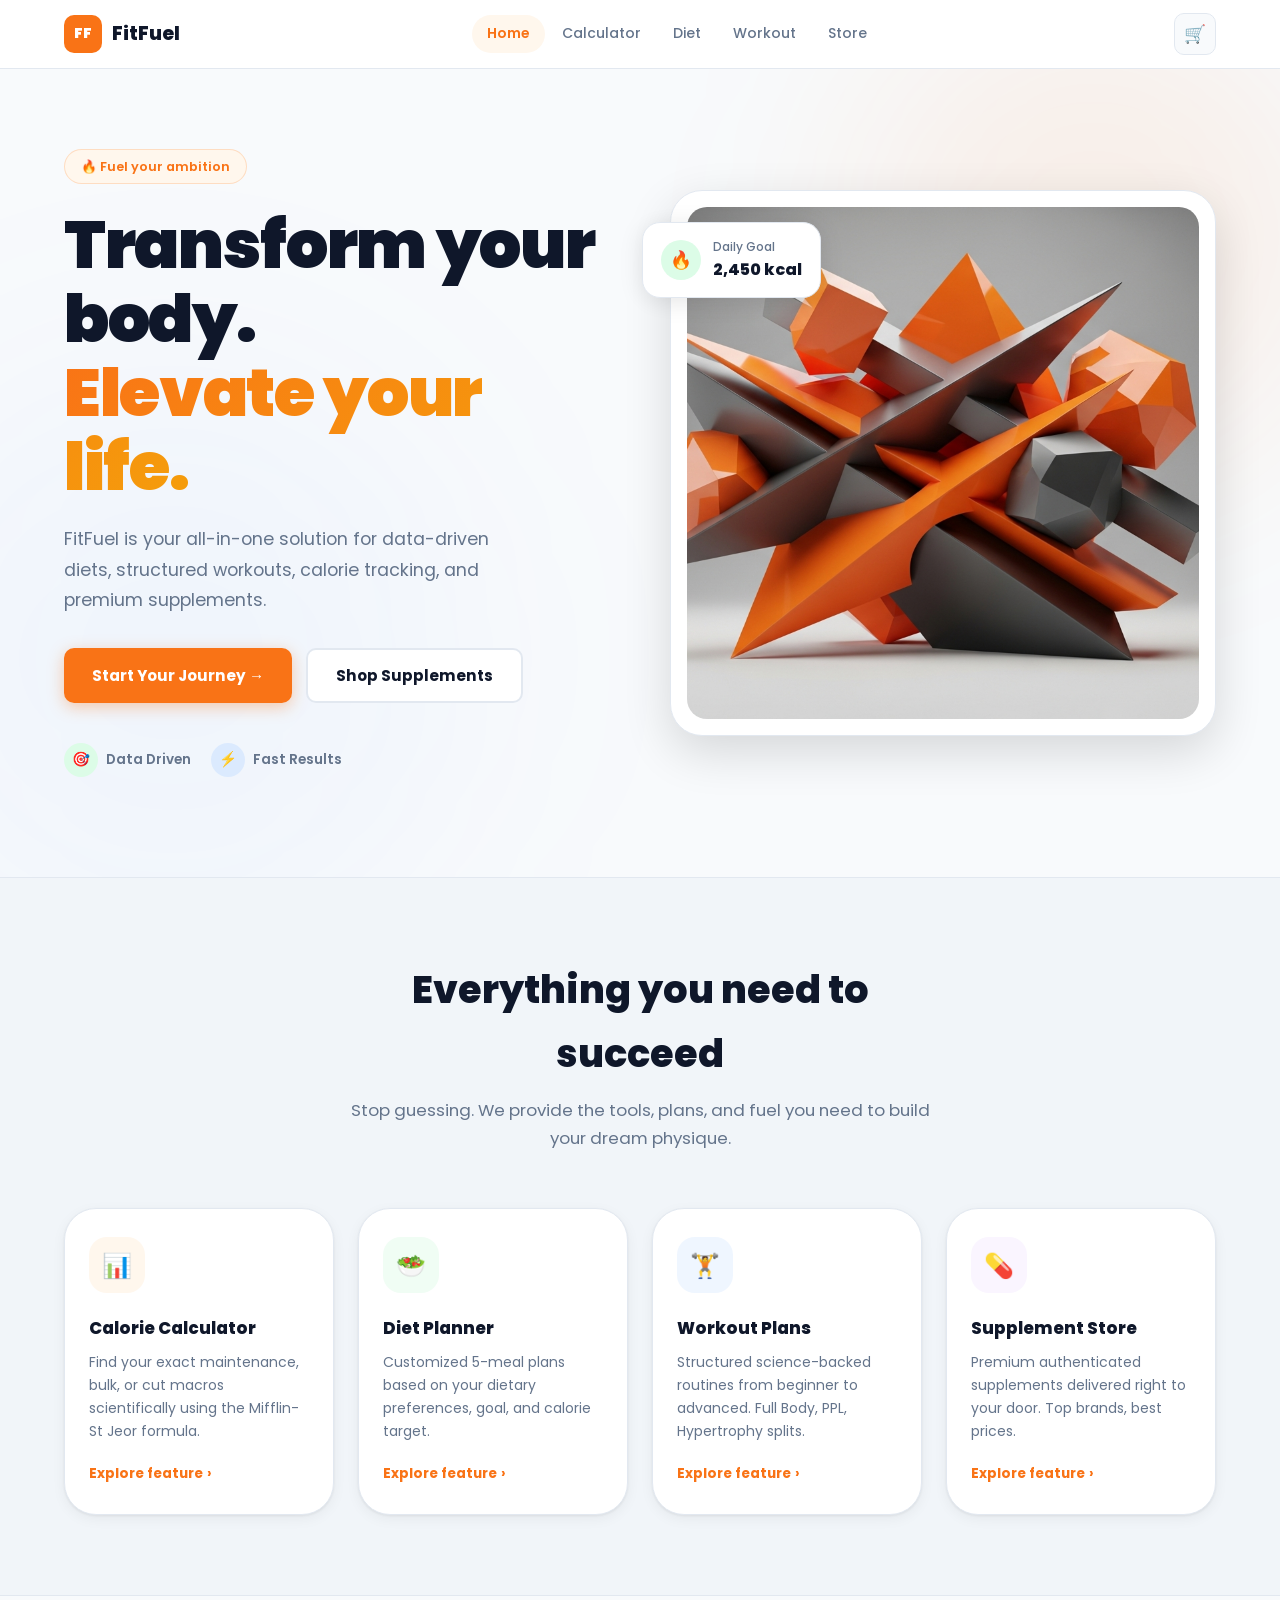
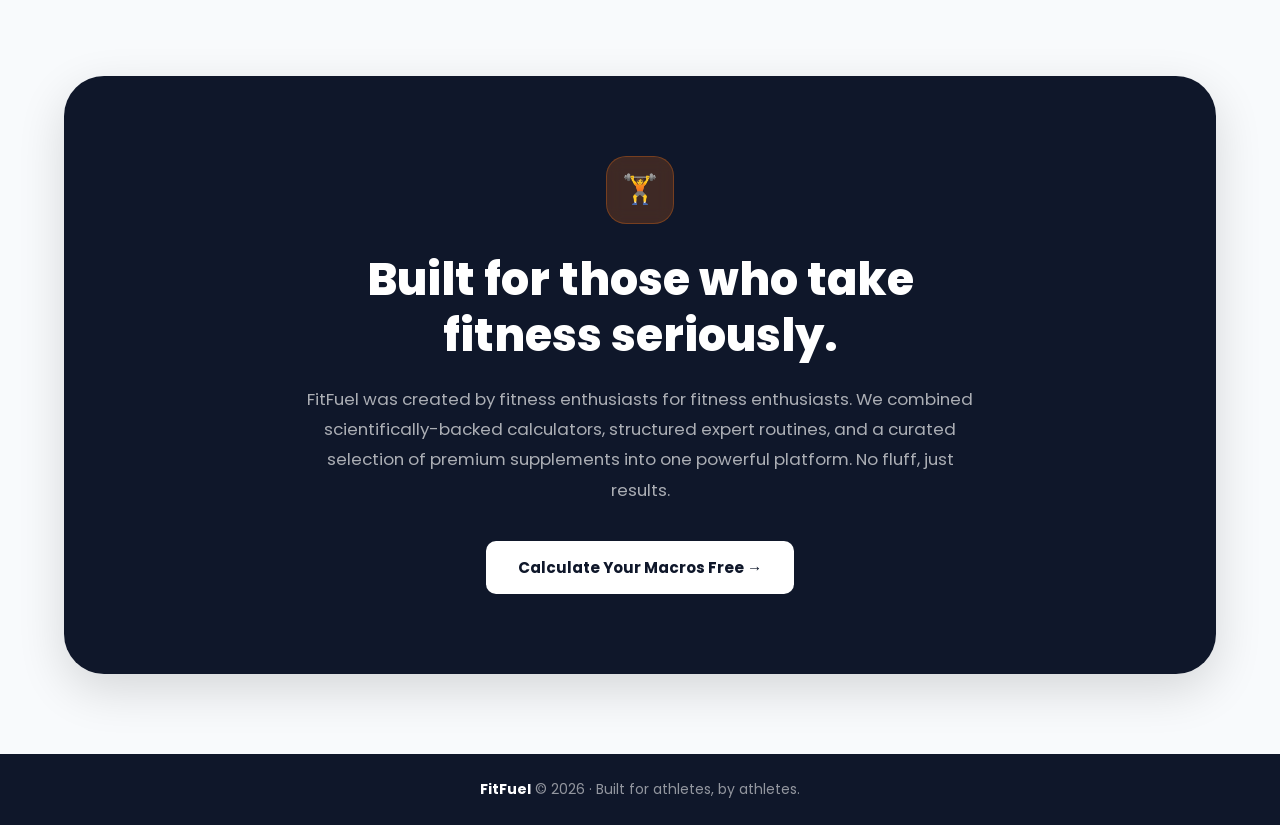
<file: index.html>
<!DOCTYPE html>
<html lang="en">

<head>
  <meta charset="UTF-8">
  <meta name="viewport" content="width=device-width, initial-scale=1.0">
  <title>FitFuel — Transform Your Body. Elevate Your Life.</title>
  <meta name="description"
    content="FitFuel is your all-in-one fitness platform: calorie calculator, diet planner, workout plans and supplement store.">
  <link rel="stylesheet" href="style.css">
  <style>
    /* ── Hero ── */
    .hero {
      position: relative;
      padding: 80px 0 100px;
      overflow: hidden;
    }

    .hero-glow-1 {
      position: absolute;
      top: -10%;
      right: -5%;
      width: 500px;
      height: 500px;
      border-radius: 50%;
      background: rgba(249, 115, 22, .08);
      filter: blur(100px);
      pointer-events: none;
    }

    .hero-glow-2 {
      position: absolute;
      bottom: -10%;
      left: -10%;
      width: 600px;
      height: 600px;
      border-radius: 50%;
      background: rgba(59, 130, 246, .04);
      filter: blur(120px);
      pointer-events: none;
    }

    .hero-inner {
      display: grid;
      grid-template-columns: 1fr 1fr;
      gap: 60px;
      align-items: center;
      position: relative;
      z-index: 1;
    }

    .hero-tag {
      margin-bottom: 24px;
    }

    .hero-h1 {
      font-size: clamp(2.8rem, 6vw, 4.2rem);
      font-weight: 900;
      line-height: 1.1;
      letter-spacing: -.02em;
      margin-bottom: 20px;
    }

    .hero-sub {
      font-size: 1.1rem;
      color: var(--muted);
      margin-bottom: 32px;
      max-width: 460px;
      line-height: 1.75;
    }

    .hero-cta {
      display: flex;
      gap: 14px;
      flex-wrap: wrap;
      margin-bottom: 40px;
    }

    .hero-badges {
      display: flex;
      gap: 20px;
      align-items: center;
    }

    .hero-badge-item {
      display: flex;
      align-items: center;
      gap: 8px;
      font-size: .85rem;
      font-weight: 600;
      color: var(--muted);
    }

    .hero-badge-icon {
      width: 34px;
      height: 34px;
      border-radius: 50%;
      display: flex;
      align-items: center;
      justify-content: center;
      font-size: .9rem;
    }

    .hero-img-col {
      position: relative;
    }

    .hero-img-wrap {
      position: relative;
      width: 100%;
      aspect-ratio: 1/1;
      border-radius: var(--r-xl);
      overflow: hidden;
      border: 1px solid var(--border);
      background: #fff;
      box-shadow: var(--shadow-lg);
      padding: 16px;
    }

    .hero-img-wrap img {
      width: 100%;
      height: 100%;
      object-fit: cover;
      border-radius: 20px;
    }

    .hero-float-card {
      position: absolute;
      top: 32px;
      left: -28px;
      background: #fff;
      padding: 14px 18px;
      border-radius: 18px;
      border: 1px solid var(--border);
      box-shadow: var(--shadow-md);
      display: flex;
      align-items: center;
      gap: 12px;
      animation: float 3s ease-in-out infinite;
    }

    .float-icon {
      width: 40px;
      height: 40px;
      border-radius: 50%;
      background: #dcfce7;
      display: flex;
      align-items: center;
      justify-content: center;
      font-size: 1.1rem;
    }

    .float-label {
      font-size: .75rem;
      color: var(--muted);
      font-weight: 500;
    }

    .float-value {
      font-weight: 800;
      font-size: 1rem;
      color: var(--fg);
    }

    /* ── Features ── */
    .features-section {
      padding: 80px 0;
      background: #f1f5f9;
      border-top: 1px solid var(--border);
      border-bottom: 1px solid var(--border);
    }

    .features-header {
      text-align: center;
      max-width: 600px;
      margin: 0 auto 56px;
    }

    .features-header h2 {
      font-size: clamp(1.8rem, 4vw, 2.4rem);
      font-weight: 800;
      margin-bottom: 12px;
    }

    .features-header p {
      font-size: 1.05rem;
      color: var(--muted);
    }

    .features-grid {
      display: grid;
      grid-template-columns: repeat(4, 1fr);
      gap: 24px;
    }

    .feature-card {
      background: #fff;
      border-radius: var(--r-xl);
      padding: 28px 24px;
      border: 1px solid var(--border);
      box-shadow: var(--shadow-sm);
      transition: var(--t);
      display: flex;
      flex-direction: column;
      cursor: pointer;
    }

    .feature-card:hover {
      transform: translateY(-6px);
      box-shadow: var(--shadow-lg);
    }

    .feature-icon-wrap {
      width: 56px;
      height: 56px;
      border-radius: 18px;
      display: flex;
      align-items: center;
      justify-content: center;
      font-size: 1.5rem;
      margin-bottom: 22px;
      transition: transform .3s;
    }

    .feature-card:hover .feature-icon-wrap {
      transform: scale(1.12);
    }

    .feature-card h3 {
      font-size: 1.05rem;
      font-weight: 800;
      margin-bottom: 8px;
      transition: color .2s;
    }

    .feature-card:hover h3 {
      color: var(--primary);
    }

    .feature-card p {
      font-size: .875rem;
      color: var(--muted);
      line-height: 1.65;
      margin-bottom: 20px;
      flex: 1;
    }

    .feature-link {
      font-size: .85rem;
      font-weight: 700;
      color: var(--primary);
      display: flex;
      align-items: center;
      gap: 4px;
      margin-top: auto;
    }

    .feature-link .arrow {
      transition: transform .2s;
    }

    .feature-card:hover .arrow {
      transform: translateX(4px);
    }

    /* ── About ── */
    .about-section {
      padding: 80px 0;
    }

    .about-inner {
      background: var(--fg);
      border-radius: 40px;
      position: relative;
      overflow: hidden;
      box-shadow: var(--shadow-lg);
    }

    .about-inner::before {
      content: '';
      position: absolute;
      inset: 0;
      background: url('https://images.unsplash.com/photo-1534438327276-14e5300c3a48?w=1200&q=40') center/cover;
      opacity: .06;
      mix-blend-mode: overlay;
    }

    .about-content {
      position: relative;
      z-index: 1;
      padding: 80px 60px;
      display: flex;
      flex-direction: column;
      align-items: center;
      text-align: center;
    }

    .about-icon {
      width: 68px;
      height: 68px;
      background: rgba(249, 115, 22, .2);
      border: 1.5px solid rgba(249, 115, 22, .3);
      border-radius: 20px;
      display: flex;
      align-items: center;
      justify-content: center;
      font-size: 1.8rem;
      margin-bottom: 28px;
      backdrop-filter: blur(8px);
    }

    .about-content h2 {
      color: #fff;
      font-size: clamp(1.8rem, 4vw, 2.8rem);
      font-weight: 800;
      max-width: 640px;
      margin-bottom: 20px;
      line-height: 1.25;
    }

    .about-content p {
      color: rgba(255, 255, 255, .65);
      font-size: 1.05rem;
      max-width: 680px;
      margin-bottom: 36px;
      line-height: 1.8;
    }

    .btn-about {
      display: inline-flex;
      align-items: center;
      gap: 8px;
      background: #fff;
      color: var(--fg);
      padding: 14px 32px;
      border-radius: var(--r-sm);
      font-weight: 700;
      font-size: .95rem;
      transition: var(--t);
    }

    .btn-about:hover {
      background: #f1f5f9;
      transform: translateY(-2px);
    }

    @media (max-width: 900px) {
      .hero-inner {
        grid-template-columns: 1fr;
      }

      .hero-img-col {
        display: none;
      }

      .features-grid {
        grid-template-columns: repeat(2, 1fr);
      }

      .about-content {
        padding: 48px 28px;
      }
    }

    @media (max-width: 560px) {
      .features-grid {
        grid-template-columns: 1fr;
      }
    }
  </style>
</head>

<body>

  <nav class="navbar">
    <div class="container nav-inner">
      <a href="index.html" class="nav-logo">
        <div class="logo-badge">FF</div>FitFuel
      </a>
      <div class="nav-toggle" onclick="this.nextElementSibling.classList.toggle('open')">
        <span></span><span></span><span></span>
      </div>
      <div class="nav-links">
        <a href="index.html" class="active">Home</a>
        <a href="calculator.html">Calculator</a>
        <a href="diet.html">Diet</a>
        <a href="workout.html">Workout</a>
        <a href="store.html">Store</a>
      </div>
      <button class="nav-cart" onclick="location.href='store.html'" title="Cart">
        🛒<span class="cart-count"></span>
      </button>
    </div>
  </nav>

  <main>
    <!-- Hero -->
    <section class="hero">
      <div class="hero-glow-1"></div>
      <div class="hero-glow-2"></div>
      <div class="container hero-inner">
        <div class="fade-up fade-up-1">
          <div class="section-tag hero-tag">🔥 Fuel your ambition</div>
          <h1 class="hero-h1">
            Transform your body.<br>
            <span class="text-gradient">Elevate your life.</span>
          </h1>
          <p class="hero-sub">
            FitFuel is your all-in-one solution for data-driven diets, structured workouts, calorie tracking, and
            premium supplements.
          </p>
          <div class="hero-cta">
            <a href="calculator.html" class="btn btn-primary">Start Your Journey →</a>
            <a href="store.html" class="btn btn-white">Shop Supplements</a>
          </div>
          <div class="hero-badges">
            <div class="hero-badge-item">
              <div class="hero-badge-icon" style="background:#dcfce7">🎯</div>
              Data Driven
            </div>
            <div class="hero-badge-item">
              <div class="hero-badge-icon" style="background:#dbeafe">⚡</div>
              Fast Results
            </div>
          </div>
        </div>
        <div class="hero-img-col fade-up fade-up-2">
          <div class="hero-img-wrap">
            <img src="images/hero-abstract.png" alt="FitFuel Abstract Energy"
              onerror="this.src='https://images.unsplash.com/photo-1534438327276-14e5300c3a48?w=800&q=80'">
          </div>
          <div class="hero-float-card">
            <div class="float-icon">🔥</div>
            <div>
              <div class="float-label">Daily Goal</div>
              <div class="float-value">2,450 kcal</div>
            </div>
          </div>
        </div>
      </div>
    </section>

    <!-- Features -->
    <section class="features-section">
      <div class="container">
        <div class="features-header fade-up fade-up-1">
          <h2>Everything you need to succeed</h2>
          <p>Stop guessing. We provide the tools, plans, and fuel you need to build your dream physique.</p>
        </div>
        <div class="features-grid">
          <a href="calculator.html" class="feature-card fade-up fade-up-1">
            <div class="feature-icon-wrap" style="background:#fff7ed">📊</div>
            <h3>Calorie Calculator</h3>
            <p>Find your exact maintenance, bulk, or cut macros scientifically using the Mifflin-St Jeor formula.</p>
            <div class="feature-link">Explore feature <span class="arrow">›</span></div>
          </a>
          <a href="diet.html" class="feature-card fade-up fade-up-2">
            <div class="feature-icon-wrap" style="background:#f0fdf4">🥗</div>
            <h3>Diet Planner</h3>
            <p>Customized 5-meal plans based on your dietary preferences, goal, and calorie target.</p>
            <div class="feature-link">Explore feature <span class="arrow">›</span></div>
          </a>
          <a href="workout.html" class="feature-card fade-up fade-up-3">
            <div class="feature-icon-wrap" style="background:#eff6ff">🏋️</div>
            <h3>Workout Plans</h3>
            <p>Structured science-backed routines from beginner to advanced. Full Body, PPL, Hypertrophy splits.</p>
            <div class="feature-link">Explore feature <span class="arrow">›</span></div>
          </a>
          <a href="store.html" class="feature-card fade-up fade-up-4">
            <div class="feature-icon-wrap" style="background:#faf5ff">💊</div>
            <h3>Supplement Store</h3>
            <p>Premium authenticated supplements delivered right to your door. Top brands, best prices.</p>
            <div class="feature-link">Explore feature <span class="arrow">›</span></div>
          </a>
        </div>
      </div>
    </section>

    <!-- About -->
    <section class="about-section">
      <div class="container">
        <div class="about-inner">
          <div class="about-content">
            <div class="about-icon">🏋️</div>
            <h2>Built for those who take fitness seriously.</h2>
            <p>
              FitFuel was created by fitness enthusiasts for fitness enthusiasts. We combined scientifically-backed
              calculators, structured expert routines, and a curated selection of premium supplements into one powerful
              platform. No fluff, just results.
            </p>
            <a href="calculator.html" class="btn-about">Calculate Your Macros Free →</a>
          </div>
        </div>
      </div>
    </section>
  </main>

  <footer>
    <strong>FitFuel</strong> &copy; 2026 · Built for athletes, by athletes.
  </footer>

  <div id="toast"></div>
  <script src="script.js"></script>
</body>

</html>
</file>
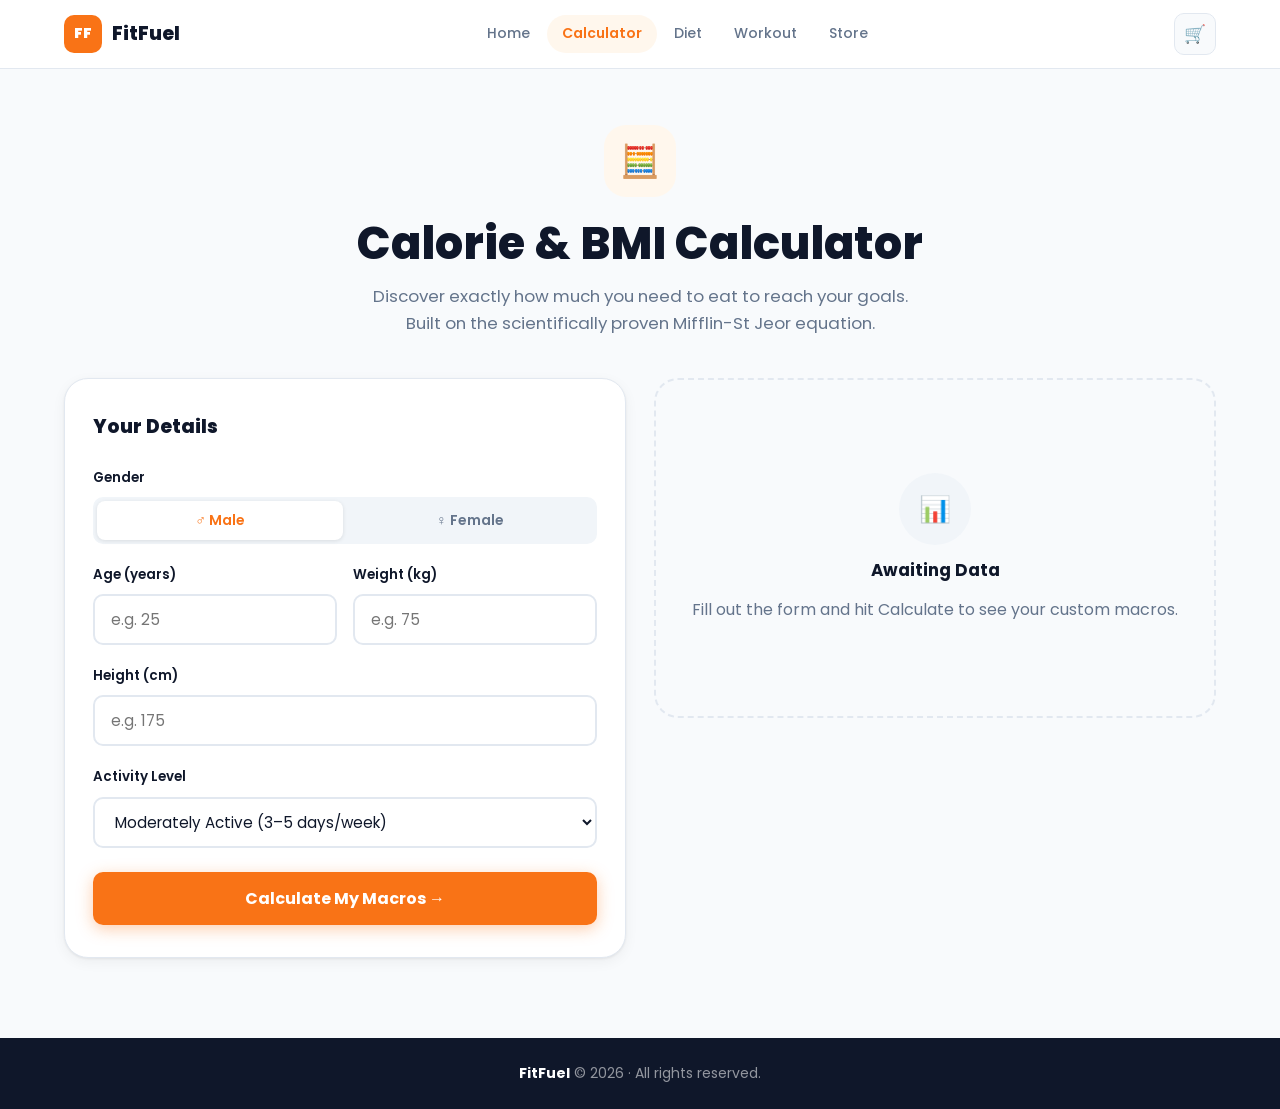
<file: calculator.html>
<!DOCTYPE html>
<html lang="en">

<head>
  <meta charset="UTF-8">
  <meta name="viewport" content="width=device-width, initial-scale=1.0">
  <title>Calorie & BMI Calculator — FitFuel</title>
  <meta name="description"
    content="Calculate your BMR, TDEE, BMI and ideal calorie targets using the Mifflin-St Jeor equation.">
  <link rel="stylesheet" href="style.css">
  <style>
    .calc-page {
      padding-bottom: 80px;
    }

    .calc-icon-wrap {
      width: 72px;
      height: 72px;
      background: var(--primary-light);
      border-radius: 22px;
      display: flex;
      align-items: center;
      justify-content: center;
      font-size: 2rem;
      margin: 0 auto 20px;
    }

    .calc-grid {
      display: grid;
      grid-template-columns: 1fr 1fr;
      gap: 28px;
      align-items: start;
    }

    .calc-form-card {
      background: #fff;
      border: 1px solid var(--border);
      border-radius: var(--r-lg);
      padding: 32px 28px;
      box-shadow: var(--shadow-sm);
    }

    .calc-form-card h2 {
      font-size: 1.2rem;
      font-weight: 800;
      margin-bottom: 24px;
    }

    .two-col {
      display: grid;
      grid-template-columns: 1fr 1fr;
      gap: 16px;
    }

    .calc-submit {
      width: 100%;
      padding: 14px;
      border-radius: var(--r-sm);
      background: linear-gradient(135deg, var(--primary), #f97316);
      color: #fff;
      font-size: 1rem;
      font-weight: 700;
      cursor: pointer;
      border: none;
      box-shadow: 0 4px 16px rgba(249, 115, 22, .35);
      transition: var(--t);
      margin-top: 4px;
    }

    .calc-submit:hover {
      transform: translateY(-2px);
      box-shadow: 0 8px 24px rgba(249, 115, 22, .45);
    }

    /* Results */
    .calc-result-card {
      background: #fff;
      border: 1px solid var(--border);
      border-radius: var(--r-lg);
      padding: 32px 28px;
      box-shadow: var(--shadow-sm);
    }

    .awaiting {
      min-height: 340px;
      display: flex;
      flex-direction: column;
      align-items: center;
      justify-content: center;
      gap: 12px;
      text-align: center;
      color: var(--muted);
      border: 2px dashed var(--border);
      border-radius: var(--r-lg);
      padding: 32px;
    }

    .awaiting .aw-icon {
      width: 72px;
      height: 72px;
      background: #f1f5f9;
      border-radius: 50%;
      display: flex;
      align-items: center;
      justify-content: center;
      font-size: 1.6rem;
    }

    .awaiting p:first-of-type {
      font-weight: 700;
      color: var(--fg);
      font-size: 1.05rem;
    }

    #calc-results {
      display: none;
    }

    .results-grid {
      display: grid;
      grid-template-columns: 1fr 1fr;
      gap: 14px;
      margin-top: 20px;
    }

    .res-tile {
      border: 2px solid var(--border);
      border-radius: var(--r);
      padding: 18px;
      text-align: center;
      transition: var(--t);
    }

    .res-tile.highlight {
      border-color: var(--primary);
      background: var(--primary-light);
    }

    .res-label {
      font-size: .72rem;
      font-weight: 700;
      color: var(--muted);
      text-transform: uppercase;
      letter-spacing: .06em;
      margin-bottom: 8px;
    }

    .res-value {
      font-size: 2.4rem;
      font-weight: 900;
      line-height: 1;
      color: var(--fg);
    }

    .res-tile.highlight .res-value {
      color: var(--primary);
    }

    .res-unit {
      font-size: .78rem;
      color: var(--muted);
      margin-top: 4px;
    }

    .res-full {
      grid-column: 1/-1;
    }

    .bmi-badge {
      display: inline-block;
      padding: 3px 14px;
      border-radius: 50px;
      font-size: .78rem;
      font-weight: 700;
      background: #dcfce7;
      color: #166534;
      margin-top: 8px;
    }

    .result-note {
      background: #eff6ff;
      border: 1px solid #bfdbfe;
      border-radius: var(--r-sm);
      padding: 14px 16px;
      font-size: .82rem;
      color: #1e40af;
      margin-top: 16px;
      line-height: 1.65;
    }

    .res-head {
      margin-bottom: 4px;
    }

    .res-head h2 {
      font-size: 1.15rem;
      font-weight: 800;
    }

    .res-head p {
      font-size: .8rem;
      color: var(--muted);
    }

    @media (max-width: 820px) {
      .calc-grid {
        grid-template-columns: 1fr;
      }

      .results-grid {
        grid-template-columns: 1fr 1fr;
      }
    }

    @media (max-width: 440px) {
      .two-col {
        grid-template-columns: 1fr;
      }

      .results-grid {
        grid-template-columns: 1fr;
      }
    }
  </style>
</head>

<body>

  <nav class="navbar">
    <div class="container nav-inner">
      <a href="index.html" class="nav-logo">
        <div class="logo-badge">FF</div>FitFuel
      </a>
      <div class="nav-toggle" onclick="this.nextElementSibling.classList.toggle('open')">
        <span></span><span></span><span></span>
      </div>
      <div class="nav-links">
        <a href="index.html">Home</a>
        <a href="calculator.html" class="active">Calculator</a>
        <a href="diet.html">Diet</a>
        <a href="workout.html">Workout</a>
        <a href="store.html">Store</a>
      </div>
      <button class="nav-cart" onclick="location.href='store.html'" title="Cart">🛒<span
          class="cart-count"></span></button>
    </div>
  </nav>

  <main class="calc-page">
    <div class="container">
      <div class="page-header fade-up fade-up-1">
        <div class="calc-icon-wrap">🧮</div>
        <h1>Calorie &amp; BMI Calculator</h1>
        <p>Discover exactly how much you need to eat to reach your goals. Built on the scientifically proven Mifflin-St
          Jeor equation.</p>
      </div>

      <div class="calc-grid">
        <!-- Form -->
        <div class="calc-form-card fade-up fade-up-2">
          <h2>Your Details</h2>
          <form id="calc-form">
            <div class="form-group">
              <label>Gender</label>
              <div class="gender-toggle">
                <button type="button" class="gender-btn active" data-gender="male">♂ Male</button>
                <button type="button" class="gender-btn" data-gender="female">♀ Female</button>
              </div>
            </div>
            <div class="two-col">
              <div class="form-group">
                <label for="age">Age (years)</label>
                <input type="number" id="age" class="form-control" placeholder="e.g. 25" min="10" max="100" required>
              </div>
              <div class="form-group">
                <label for="weight">Weight (kg)</label>
                <input type="number" id="weight" class="form-control" placeholder="e.g. 75" min="30" step="0.1"
                  required>
              </div>
            </div>
            <div class="form-group">
              <label for="height">Height (cm)</label>
              <input type="number" id="height" class="form-control" placeholder="e.g. 175" min="100" max="250" required>
            </div>
            <div class="form-group">
              <label for="activity">Activity Level</label>
              <select id="activity" class="form-control">
                <option value="1.2">Sedentary (desk job, no exercise)</option>
                <option value="1.375">Lightly Active (1–3 days/week)</option>
                <option value="1.55" selected>Moderately Active (3–5 days/week)</option>
                <option value="1.725">Very Active (6–7 days/week)</option>
                <option value="1.9">Extremely Active (athlete / physical job)</option>
              </select>
            </div>
            <button type="submit" class="calc-submit">Calculate My Macros →</button>
          </form>
        </div>

        <!-- Results -->
        <div class="fade-up fade-up-3">
          <div class="awaiting" id="calc-empty">
            <div class="aw-icon">📊</div>
            <p>Awaiting Data</p>
            <p>Fill out the form and hit Calculate to see your custom macros.</p>
          </div>

          <div id="calc-results" class="calc-result-card">
            <div class="res-head">
              <h2>Your Results</h2>
              <p>Based on Mifflin-St Jeor equation</p>
            </div>
            <div class="results-grid">
              <div class="res-tile">
                <div class="res-label">Basal Metabolic Rate</div>
                <div class="res-value" id="res-bmr">—</div>
                <div class="res-unit">kcal / day at rest</div>
              </div>
              <div class="res-tile highlight">
                <div class="res-label">Maintenance (TDEE)</div>
                <div class="res-value" id="res-maintenance">—</div>
                <div class="res-unit">kcal / day</div>
              </div>
              <div class="res-tile">
                <div class="res-label">Weight Loss (−500 kcal)</div>
                <div class="res-value" id="res-loss" style="color:#2563eb">—</div>
                <div class="res-unit">kcal / day</div>
              </div>
              <div class="res-tile">
                <div class="res-label">Muscle Gain (+500 kcal)</div>
                <div class="res-value" id="res-gain" style="color:#16a34a">—</div>
                <div class="res-unit">kcal / day</div>
              </div>
              <div class="res-tile res-full">
                <div class="res-label">Body Mass Index (BMI)</div>
                <div class="res-value" id="res-bmi" style="font-size:2.8rem">—</div>
                <div><span class="bmi-badge" id="res-bmi-label">—</span></div>
              </div>
            </div>
            <div class="result-note">
              ℹ️ A 500 kcal daily deficit creates ~0.5 kg fat loss per week. A 500 kcal surplus supports muscle growth
              when combined with progressive resistance training.
            </div>
          </div>
        </div>
      </div>
    </div>
  </main>

  <footer><strong>FitFuel</strong> &copy; 2026 · All rights reserved.</footer>
  <div id="toast"></div>
  <script src="script.js"></script>
  <script>
    document.getElementById('calc-form').addEventListener('submit', function () {
      document.getElementById('calc-empty').style.display = 'none';
    });
  </script>
</body>

</html>
</file>
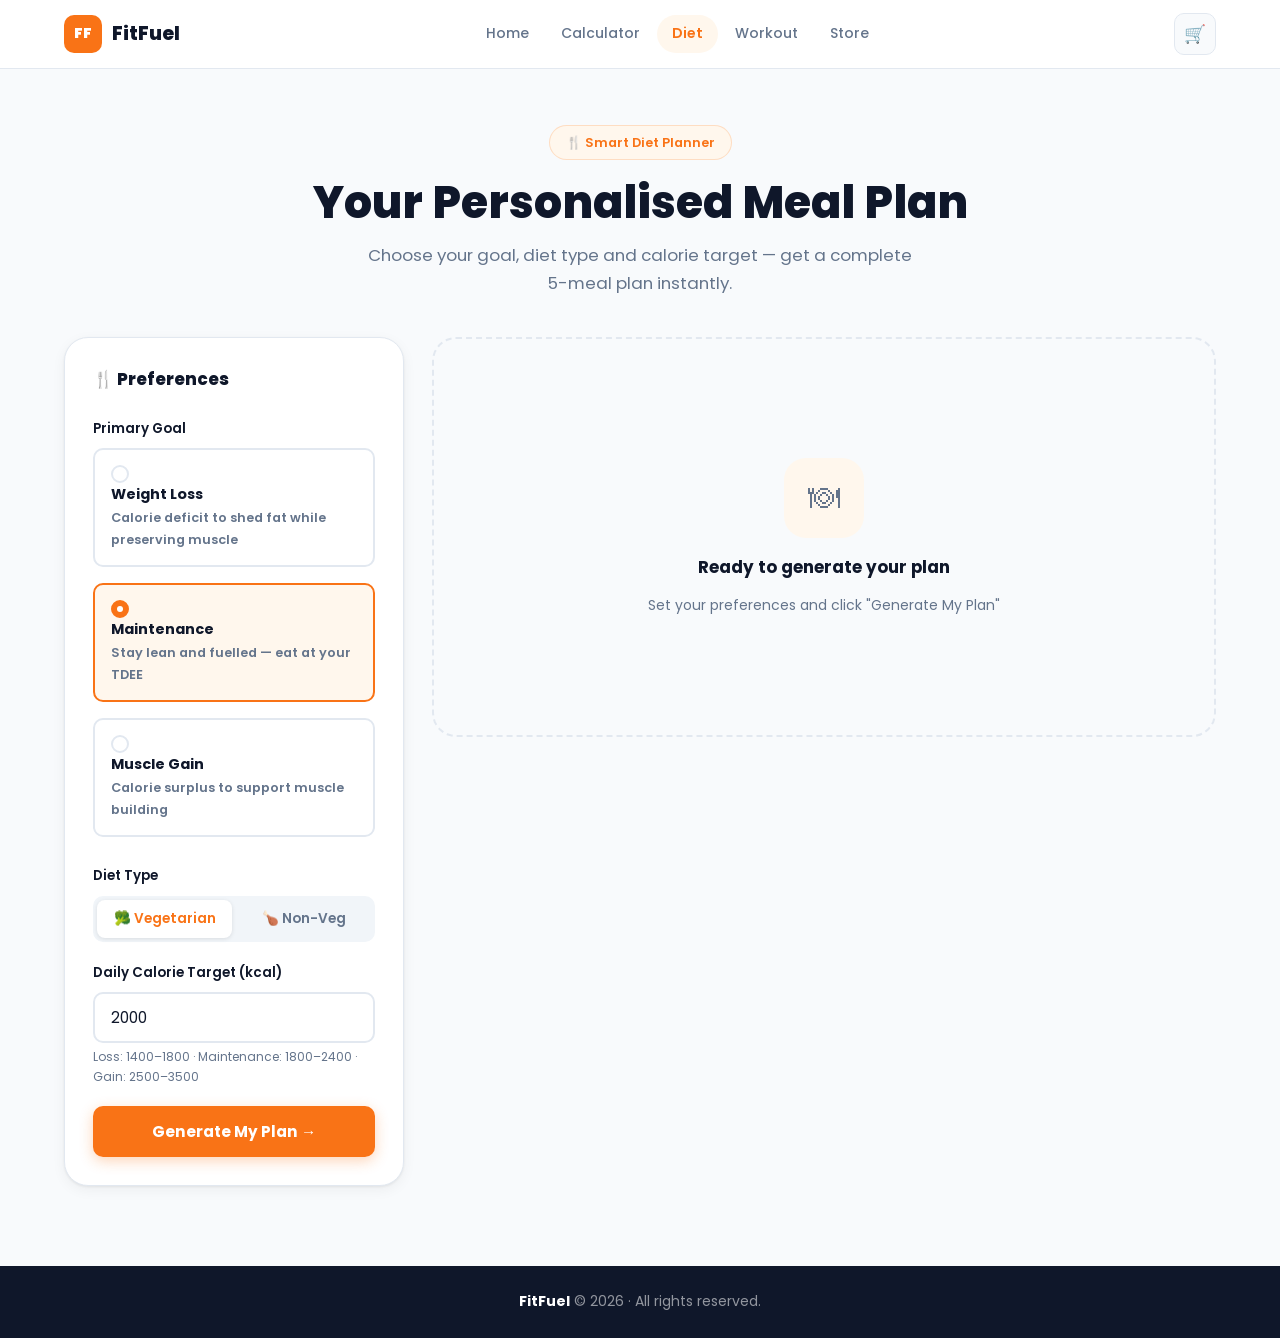
<file: diet.html>
<!DOCTYPE html>
<html lang="en">
<head>
  <meta charset="UTF-8">
  <meta name="viewport" content="width=device-width, initial-scale=1.0">
  <title>Diet Planner — FitFuel</title>
  <meta name="description" content="Get a personalised 5-meal diet plan based on your goal, diet type and calorie target.">
  <link rel="stylesheet" href="style.css">
  <style>
    .diet-layout {
      display: grid; grid-template-columns: 340px 1fr;
      gap: 28px; padding-bottom: 80px; align-items: start;
    }
    .diet-sidebar {
      background: #fff; border: 1px solid var(--border);
      border-radius: var(--r-lg); padding: 28px;
      box-shadow: var(--shadow-sm);
      position: sticky; top: 88px;
    }
    .diet-sidebar-title {
      font-size: 1.05rem; font-weight: 800;
      margin-bottom: 24px; display: flex; align-items: center; gap: 8px;
    }
    .diet-submit {
      width: 100%; padding: 14px;
      border-radius: var(--r-sm);
      background: linear-gradient(135deg, var(--primary), #f97316);
      color: #fff; font-size: .95rem; font-weight: 700;
      cursor: pointer; border: none;
      box-shadow: 0 4px 14px rgba(249,115,22,.3); transition: var(--t);
    }
    .diet-submit:hover { transform: translateY(-2px); box-shadow: 0 6px 20px rgba(249,115,22,.4); }

    /* Empty state */
    .diet-empty {
      min-height: 400px; border: 2px dashed var(--border);
      border-radius: var(--r-lg);
      display: flex; flex-direction: column;
      align-items: center; justify-content: center;
      gap: 12px; color: var(--muted); text-align: center; padding: 24px;
    }
    .diet-empty-icon {
      width: 80px; height: 80px; background: var(--primary-light);
      border-radius: 22px;
      display: flex; align-items: center; justify-content: center;
      font-size: 2rem; margin-bottom: 4px;
    }
    .diet-empty p:first-of-type { font-weight: 700; color: var(--fg); font-size: 1.05rem; }

    /* Results */
    #diet-results { display: none; }
    .diet-summary-bar {
      background: linear-gradient(135deg, var(--primary), #ea580c);
      color: #fff; border-radius: var(--r-lg);
      padding: 22px 28px;
      display: flex; justify-content: space-between;
      align-items: center; flex-wrap: wrap; gap: 14px;
      margin-bottom: 20px;
    }
    .diet-plan-tag { font-size: .8rem; opacity: .75; margin-bottom: 4px; }
    .diet-kcal-big { font-size: 2rem; font-weight: 900; }
    .diet-macro-row { display: flex; gap: 24px; }
    .diet-macro-item span  { display: block; font-size: .72rem; opacity: .65; }
    .diet-macro-item strong { font-size: 1.1rem; font-weight: 800; }

    /* Meal cards */
    .meal-card {
      background: #fff; border: 1px solid var(--border);
      border-radius: var(--r); margin-bottom: 10px;
      box-shadow: 0 1px 4px rgba(0,0,0,.05); overflow: hidden;
    }
    .meal-header {
      display: flex; justify-content: space-between;
      align-items: center; padding: 16px 20px;
      cursor: pointer; user-select: none; transition: background .18s;
    }
    .meal-header:hover { background: var(--bg); }
    .meal-left  { display: flex; align-items: center; gap: 14px; }
    .meal-emoji {
      width: 46px; height: 46px; background: var(--bg);
      border-radius: 12px; display: flex; align-items: center;
      justify-content: center; font-size: 1.3rem; flex-shrink: 0;
    }
    .meal-name-row { display: flex; align-items: center; gap: 8px; margin-bottom: 3px; }
    .meal-name { font-weight: 700; font-size: .95rem; }
    .meal-time {
      font-size: .7rem; background: var(--bg); border: 1px solid var(--border);
      padding: 2px 8px; border-radius: 50px; color: var(--muted); font-weight: 500;
    }
    .meal-preview { font-size: .8rem; color: var(--muted); }
    .meal-right  { display: flex; align-items: center; gap: 10px; flex-shrink: 0; }
    .meal-kcal   { font-size: 1.05rem; font-weight: 800; }
    .meal-chevron { font-size: .7rem; color: var(--muted); transition: transform .25s; }
    .meal-card.open .meal-chevron { transform: rotate(180deg); }
    .meal-body {
      max-height: 0; overflow: hidden;
      transition: max-height .3s ease;
      border-top: 0 solid var(--border);
    }
    .meal-card.open .meal-body { max-height: 400px; border-top-width: 1px; }
    .meal-items { padding: 14px 20px 0; }
    .meal-items li {
      display: flex; align-items: flex-start; gap: 10px;
      font-size: .875rem; margin-bottom: 8px;
    }
    .meal-dot {
      width: 6px; height: 6px; background: var(--primary);
      border-radius: 50%; flex-shrink: 0; margin-top: 7px;
    }
    .meal-macros { padding: 12px 20px 16px; }

    .diet-tip {
      background: #fefce8; border: 1px solid #fef08a;
      border-radius: var(--r-sm); padding: 14px 18px;
      display: flex; gap: 10px; font-size: .83rem;
      color: #713f12; line-height: 1.65; margin-top: 8px;
    }

    @media (max-width: 820px) {
      .diet-layout { grid-template-columns: 1fr; }
      .diet-sidebar { position: static; }
    }
  </style>
</head>
<body>

<nav class="navbar">
  <div class="container nav-inner">
    <a href="index.html" class="nav-logo"><div class="logo-badge">FF</div>FitFuel</a>
    <div class="nav-toggle" onclick="this.nextElementSibling.classList.toggle('open')"><span></span><span></span><span></span></div>
    <div class="nav-links">
      <a href="index.html">Home</a>
      <a href="calculator.html">Calculator</a>
      <a href="diet.html" class="active">Diet</a>
      <a href="workout.html">Workout</a>
      <a href="store.html">Store</a>
    </div>
    <button class="nav-cart" onclick="location.href='store.html'" title="Cart">🛒<span class="cart-count"></span></button>
  </div>
</nav>

<main>
  <div class="container">
    <div class="page-header fade-up fade-up-1">
      <div class="section-tag">🍴 Smart Diet Planner</div>
      <h1>Your Personalised Meal Plan</h1>
      <p>Choose your goal, diet type and calorie target — get a complete 5-meal plan instantly.</p>
    </div>

    <div class="diet-layout">
      <aside class="diet-sidebar fade-up fade-up-2">
        <div class="diet-sidebar-title">🍴 Preferences</div>
        <form id="diet-form">
          <div class="form-group">
            <label>Primary Goal</label>
            <div class="radio-cards">
              <label class="radio-card" data-goal="loss" onclick="selectGoal(this)">
                <div class="radio-dot"></div>
                <div class="radio-card-text">
                  <strong>Weight Loss</strong>
                  <span>Calorie deficit to shed fat while preserving muscle</span>
                </div>
              </label>
              <label class="radio-card active" data-goal="maintenance" onclick="selectGoal(this)">
                <div class="radio-dot"></div>
                <div class="radio-card-text">
                  <strong>Maintenance</strong>
                  <span>Stay lean and fuelled — eat at your TDEE</span>
                </div>
              </label>
              <label class="radio-card" data-goal="gain" onclick="selectGoal(this)">
                <div class="radio-dot"></div>
                <div class="radio-card-text">
                  <strong>Muscle Gain</strong>
                  <span>Calorie surplus to support muscle building</span>
                </div>
              </label>
            </div>
          </div>
          <div class="form-group" style="margin-top:20px">
            <label>Diet Type</label>
            <div class="toggle-group">
              <button type="button" class="toggle-btn active" data-diet="veg" onclick="selectDiet(this)">🥦 Vegetarian</button>
              <button type="button" class="toggle-btn" data-diet="nonveg" onclick="selectDiet(this)">🍗 Non-Veg</button>
            </div>
          </div>
          <div class="form-group">
            <label for="target-kcal">Daily Calorie Target (kcal)</label>
            <input type="number" id="target-kcal" class="form-control" value="2000" min="1000" max="5000" step="50" required>
            <small style="color:var(--muted);font-size:.75rem;margin-top:4px;display:block">
              Loss: 1400–1800 · Maintenance: 1800–2400 · Gain: 2500–3500
            </small>
          </div>
          <button type="submit" class="diet-submit">Generate My Plan →</button>
        </form>
      </aside>

      <div class="fade-up fade-up-3">
        <div class="diet-empty" id="diet-empty">
          <div class="diet-empty-icon">🍽</div>
          <p>Ready to generate your plan</p>
          <p style="font-size:.875rem">Set your preferences and click "Generate My Plan"</p>
        </div>
        <div id="diet-results"></div>
      </div>
    </div>
  </div>
</main>

<footer><strong>FitFuel</strong> &copy; 2026 · All rights reserved.</footer>
<div id="toast"></div>
<script src="script.js"></script>
<script>
  function selectGoal(el) {
    document.querySelectorAll('.radio-card[data-goal]').forEach(c => c.classList.remove('active'));
    el.classList.add('active');
  }
  function selectDiet(btn) {
    document.querySelectorAll('.toggle-btn[data-diet]').forEach(b => b.classList.remove('active'));
    btn.classList.add('active');
  }
  document.getElementById('diet-form').addEventListener('submit', function() {
    document.getElementById('diet-empty').style.display = 'none';
  });
</script>
</body>
</html>
</file>
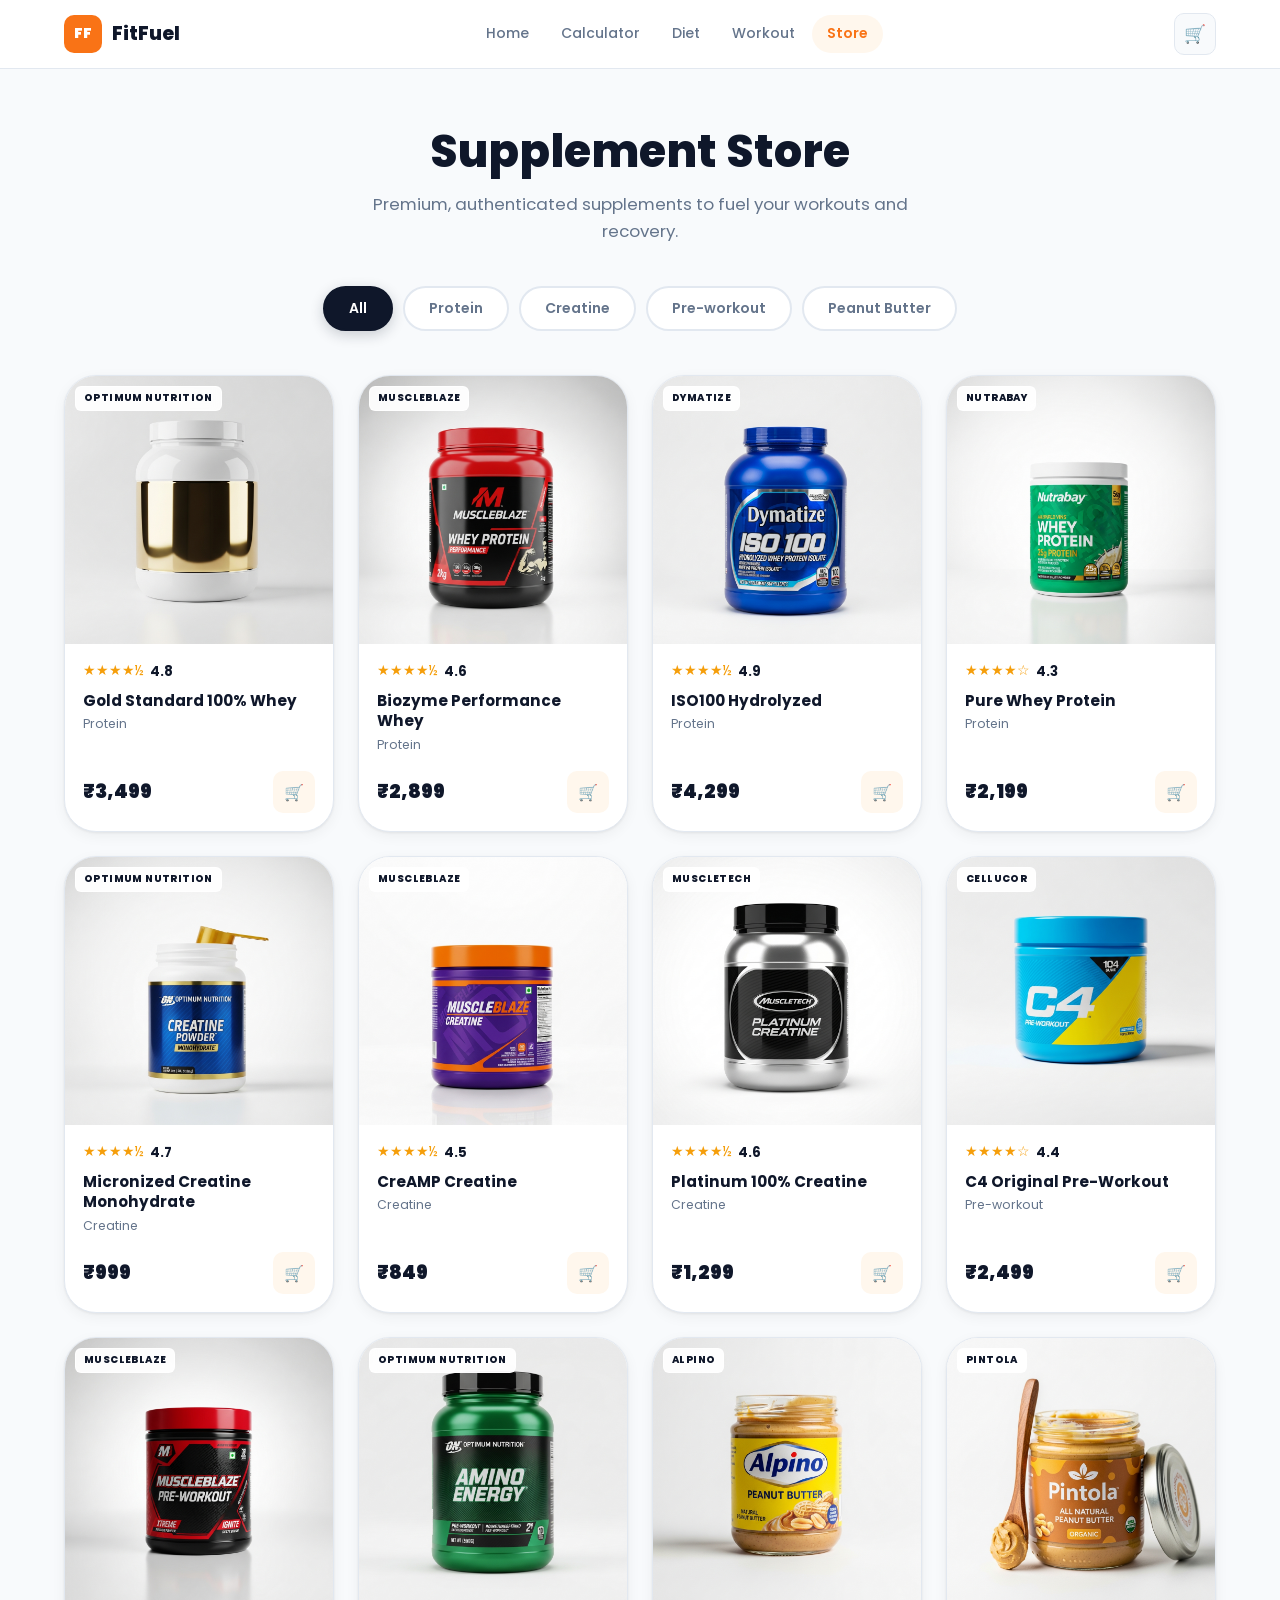
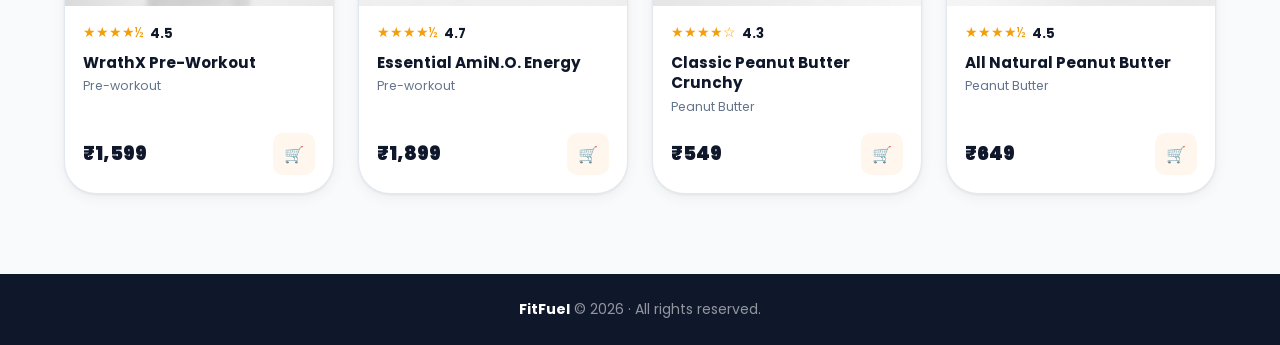
<file: store.html>
<!DOCTYPE html>
<html lang="en">
<head>
  <meta charset="UTF-8">
  <meta name="viewport" content="width=device-width, initial-scale=1.0">
  <title>Supplement Store — FitFuel</title>
  <meta name="description" content="Shop premium whey, creatine, pre-workouts and peanut butter from top brands.">
  <link rel="stylesheet" href="style.css">
  <style>
    .store-page { padding-bottom: 80px; }

    /* Filters */
    .filter-row {
      display: flex; flex-wrap: wrap; gap: 10px;
      justify-content: center; margin-bottom: 44px;
    }
    .filter-btn {
      padding: 10px 24px; border-radius: 50px;
      font-size: .875rem; font-weight: 600;
      border: 2px solid var(--border);
      background: #fff; color: var(--muted);
      cursor: pointer; transition: var(--t);
    }
    .filter-btn:hover  { border-color: var(--primary); color: var(--primary); }
    .filter-btn.active {
      background: var(--fg); color: #fff;
      border-color: var(--fg);
      box-shadow: 0 4px 14px rgba(15,23,42,.2);
    }

    /* Grid */
    #store-grid {
      display: grid;
      grid-template-columns: repeat(4, 1fr);
      gap: 24px;
    }

    /* Card */
    .product-card {
      background: #fff; border: 1px solid var(--border);
      border-radius: var(--r-xl); overflow: hidden;
      box-shadow: var(--shadow-sm); transition: var(--t);
      display: flex; flex-direction: column;
    }
    .product-card:hover {
      transform: translateY(-8px);
      box-shadow: var(--shadow-lg);
    }
    .prod-img-wrap {
      position: relative; aspect-ratio: 1/1;
      overflow: hidden;
    }
    .prod-img-wrap img {
      width: 100%; height: 100%;
      object-fit: cover; transition: transform .5s;
    }
    .product-card:hover .prod-img-wrap img { transform: scale(1.07); }
    .prod-brand-badge {
      position: absolute; top: 10px; left: 10px; z-index: 1;
      background: rgba(255,255,255,.92);
      backdrop-filter: blur(4px);
      border: 1px solid rgba(255,255,255,.8);
      font-size: .62rem; font-weight: 800;
      padding: 3px 8px; border-radius: 6px;
      text-transform: uppercase; letter-spacing: .04em;
      color: var(--fg);
    }
    .prod-info { padding: 16px 18px 18px; flex: 1; display: flex; flex-direction: column; }
    .prod-rating { display: flex; align-items: center; gap: 6px; margin-bottom: 8px; }
    .rating-num { font-size: .82rem; font-weight: 700; }
    .prod-name  { font-weight: 700; font-size: .95rem; line-height: 1.35; margin-bottom: 3px; }
    .prod-cat   { font-size: .78rem; color: var(--muted); margin-bottom: 16px; }
    .prod-footer { display: flex; align-items: center; justify-content: space-between; margin-top: auto; }
    .prod-price  { font-size: 1.2rem; font-weight: 900; }
    .btn-add {
      width: 42px; height: 42px; border-radius: 10px;
      background: var(--primary-light); color: var(--primary);
      border: none; font-size: 1rem;
      cursor: pointer; transition: var(--t);
      display: flex; align-items: center; justify-content: center;
    }
    .btn-add:hover { background: var(--primary); color: #fff; transform: scale(1.1); }

    @media (max-width: 1100px) { #store-grid { grid-template-columns: repeat(3,1fr); } }
    @media (max-width: 768px)  { #store-grid { grid-template-columns: repeat(2,1fr); gap: 16px; } }
    @media (max-width: 440px)  { #store-grid { grid-template-columns: 1fr; } }
  </style>
</head>
<body>

<nav class="navbar">
  <div class="container nav-inner">
    <a href="index.html" class="nav-logo"><div class="logo-badge">FF</div>FitFuel</a>
    <div class="nav-toggle" onclick="this.nextElementSibling.classList.toggle('open')"><span></span><span></span><span></span></div>
    <div class="nav-links">
      <a href="index.html">Home</a>
      <a href="calculator.html">Calculator</a>
      <a href="diet.html">Diet</a>
      <a href="workout.html">Workout</a>
      <a href="store.html" class="active">Store</a>
    </div>
    <button class="nav-cart" title="Cart">🛒<span class="cart-count"></span></button>
  </div>
</nav>

<main class="store-page">
  <div class="container">
    <div class="page-header fade-up fade-up-1">
      <h1>Supplement Store</h1>
      <p>Premium, authenticated supplements to fuel your workouts and recovery.</p>
    </div>

    <div class="filter-row fade-up fade-up-2">
      <button class="filter-btn active" data-category="All">All</button>
      <button class="filter-btn" data-category="Protein">Protein</button>
      <button class="filter-btn" data-category="Creatine">Creatine</button>
      <button class="filter-btn" data-category="Pre-workout">Pre-workout</button>
      <button class="filter-btn" data-category="Peanut Butter">Peanut Butter</button>
    </div>

    <div id="store-grid" class="fade-up fade-up-3"></div>
  </div>
</main>

<footer><strong>FitFuel</strong> &copy; 2026 · All rights reserved.</footer>
<div id="toast"></div>
<script src="script.js"></script>
</body>
</html>
</file>
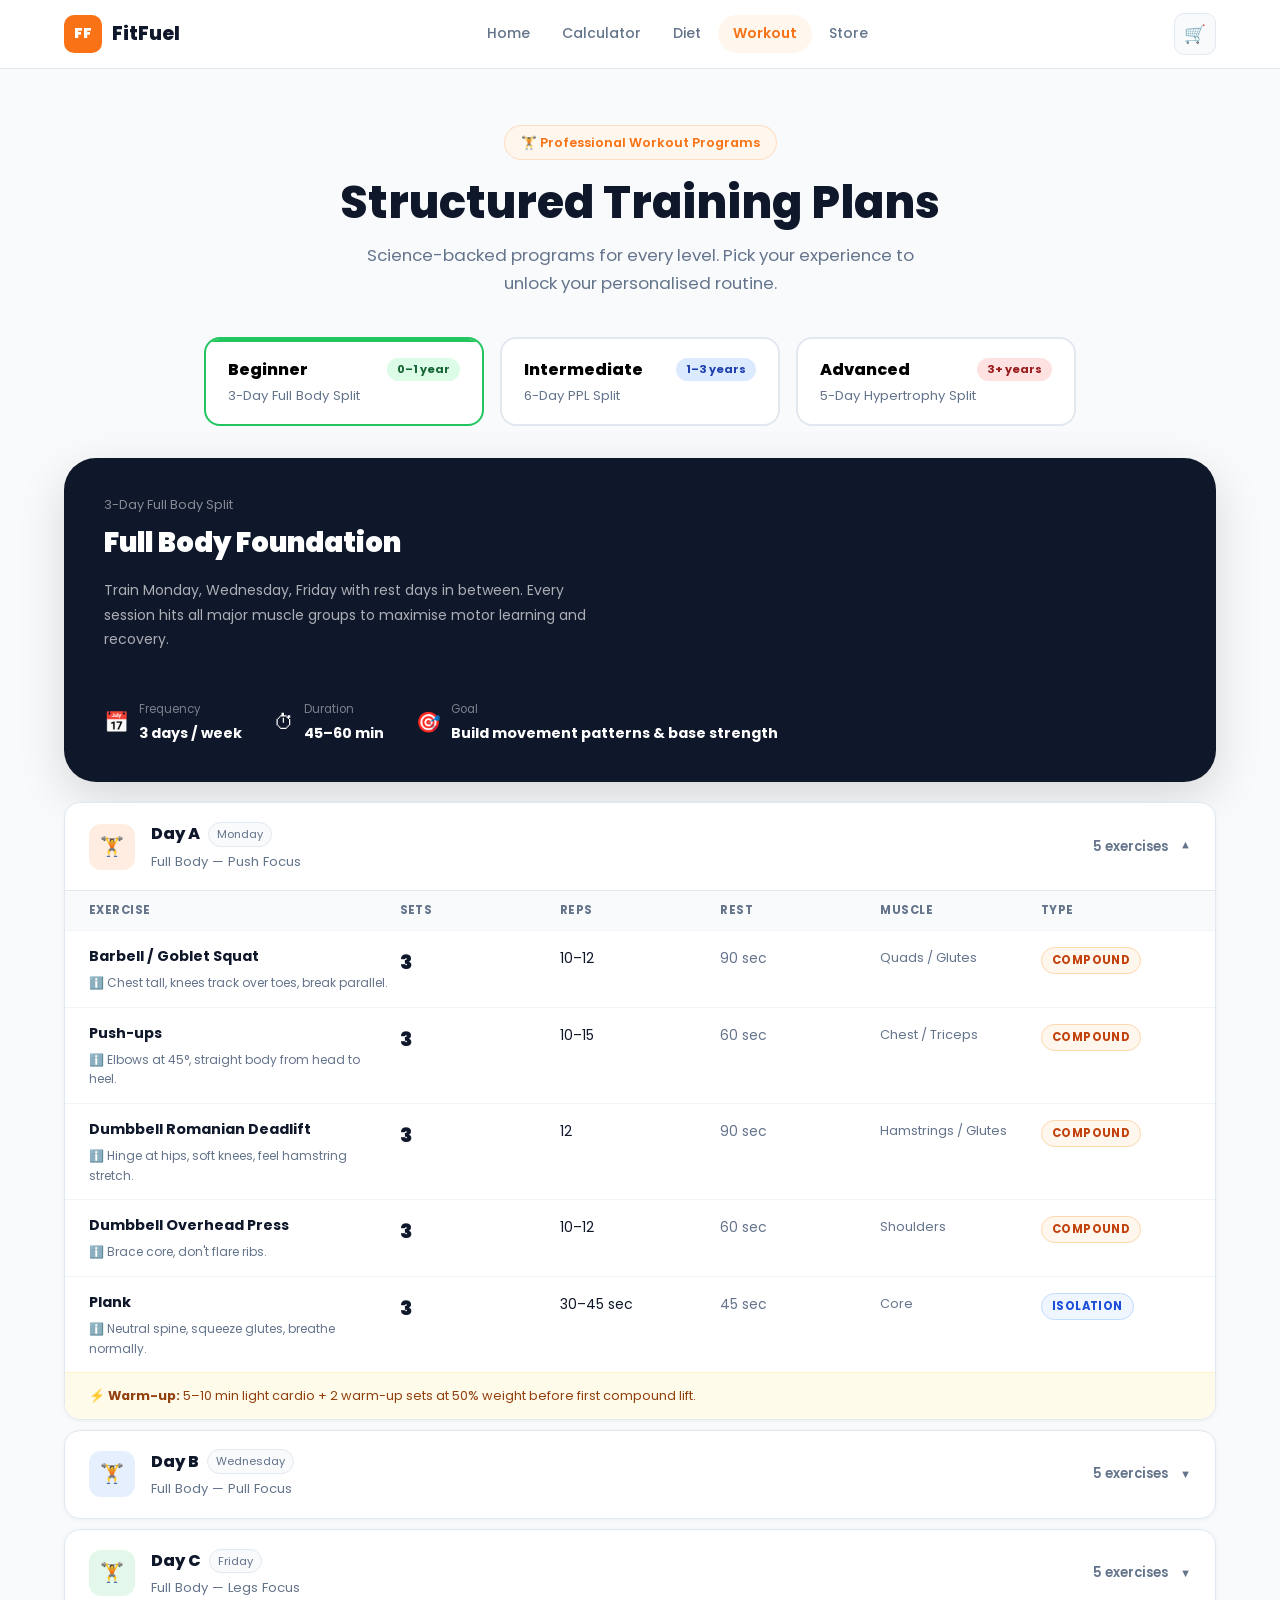
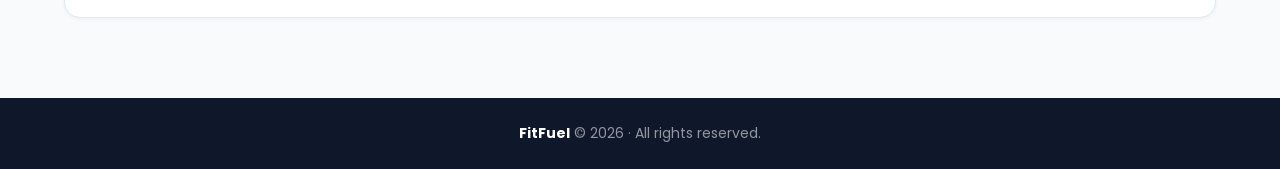
<file: workout.html>
<!DOCTYPE html>
<html lang="en">

<head>
  <meta charset="UTF-8">
  <meta name="viewport" content="width=device-width, initial-scale=1.0">
  <title>Workout Plans — FitFuel</title>
  <meta name="description" content="Science-backed workout programs for beginners, intermediate and advanced athletes.">
  <link rel="stylesheet" href="style.css">
  <style>
    .workout-page {
      padding-bottom: 80px;
    }

    /* Level selector */
    .level-selector {
      display: flex;
      gap: 16px;
      justify-content: center;
      flex-wrap: wrap;
      margin-bottom: 32px;
    }

    .level-btn {
      flex: 1;
      max-width: 280px;
      padding: 18px 22px;
      border-radius: var(--r);
      border: 2px solid var(--border);
      background: #fff;
      text-align: left;
      cursor: pointer;
      transition: var(--t);
      position: relative;
      overflow: hidden;
    }

    .level-btn::after {
      content: '';
      position: absolute;
      top: 0;
      left: 0;
      right: 0;
      height: 3px;
      opacity: 0;
      transition: opacity .2s;
    }

    .level-btn.active::after {
      opacity: 1;
    }

    .level-btn[data-level="beginner"].active {
      border-color: #22c55e;
    }

    .level-btn[data-level="beginner"].active::after {
      background: #22c55e;
    }

    .level-btn[data-level="intermediate"].active {
      border-color: #3b82f6;
    }

    .level-btn[data-level="intermediate"].active::after {
      background: #3b82f6;
    }

    .level-btn[data-level="advanced"].active {
      border-color: #ef4444;
    }

    .level-btn[data-level="advanced"].active::after {
      background: #ef4444;
    }

    .level-btn:hover:not(.active) {
      border-color: rgba(249, 115, 22, .4);
    }

    .level-top {
      display: flex;
      justify-content: space-between;
      align-items: center;
      margin-bottom: 4px;
    }

    .level-name {
      font-weight: 800;
      font-size: 1rem;
    }

    .level-badge {
      font-size: .7rem;
      font-weight: 700;
      padding: 3px 10px;
      border-radius: 50px;
    }

    .bg-beg {
      background: #dcfce7;
      color: #166534;
    }

    .bg-int {
      background: #dbeafe;
      color: #1e40af;
    }

    .bg-adv {
      background: #fee2e2;
      color: #991b1b;
    }

    .level-sub {
      font-size: .82rem;
      color: var(--muted);
    }

    /* Program banner */
    .prog-banner {
      background: var(--fg);
      color: #fff;
      border-radius: var(--r-xl);
      padding: 36px 40px;
      display: flex;
      gap: 48px;
      justify-content: space-between;
      align-items: flex-start;
      flex-wrap: wrap;
      margin-bottom: 20px;
      box-shadow: var(--shadow-lg);
    }

    .prog-subtitle {
      font-size: .8rem;
      color: rgba(255, 255, 255, .5);
      margin-bottom: 6px;
    }

    .prog-title {
      font-size: 1.7rem;
      font-weight: 900;
      margin-bottom: 12px;
    }

    .prog-overview {
      font-size: .875rem;
      color: rgba(255, 255, 255, .65);
      max-width: 500px;
      line-height: 1.75;
    }

    .prog-meta {
      display: flex;
      gap: 32px;
      flex-wrap: wrap;
      align-self: center;
      flex-shrink: 0;
    }

    .prog-meta-item {
      display: flex;
      align-items: center;
      gap: 10px;
    }

    .prog-meta-icon {
      font-size: 1.25rem;
    }

    .prog-meta-item small {
      display: block;
      font-size: .72rem;
      color: rgba(255, 255, 255, .45);
      margin-bottom: 1px;
    }

    .prog-meta-item strong {
      font-size: .9rem;
    }

    /* Day cards */
    .workout-days {
      display: flex;
      flex-direction: column;
      gap: 10px;
    }

    .day-card {
      background: #fff;
      border: 1px solid var(--border);
      border-radius: var(--r);
      overflow: hidden;
      box-shadow: 0 1px 4px rgba(0, 0, 0, .05);
    }

    .day-header {
      display: flex;
      align-items: center;
      justify-content: space-between;
      padding: 18px 24px;
      cursor: pointer;
      transition: background .18s;
      user-select: none;
    }

    .day-header:hover {
      background: var(--bg);
    }

    .day-left {
      display: flex;
      align-items: center;
      gap: 16px;
    }

    .day-icon {
      width: 46px;
      height: 46px;
      border-radius: 12px;
      display: flex;
      align-items: center;
      justify-content: center;
      font-size: 1.2rem;
      flex-shrink: 0;
    }

    .day-name-row {
      display: flex;
      align-items: center;
      gap: 8px;
      margin-bottom: 3px;
    }

    .day-name-row strong {
      font-size: 1rem;
      font-weight: 800;
    }

    .day-lbl-badge {
      font-size: .7rem;
      background: var(--bg);
      border: 1px solid var(--border);
      padding: 2px 8px;
      border-radius: 50px;
      color: var(--muted);
    }

    .day-focus {
      font-size: .82rem;
      color: var(--muted);
    }

    .day-right {
      display: flex;
      align-items: center;
      gap: 12px;
      flex-shrink: 0;
    }

    .day-ex-count {
      font-size: .82rem;
      font-weight: 600;
      color: var(--muted);
    }

    .chevron {
      font-size: .7rem;
      color: var(--muted);
      transition: transform .25s;
    }

    .day-card.open .chevron {
      transform: rotate(180deg);
    }

    .day-body {
      max-height: 0;
      overflow: hidden;
      transition: max-height .35s ease;
      border-top: 0 solid var(--border);
    }

    .day-card.open .day-body {
      max-height: 3000px;
      border-top-width: 1px;
    }

    /* Exercise table */
    .ex-table-head {
      display: flex;
      gap: 10px;
      padding: 10px 24px;
      background: #f8fafc;
      font-size: .72rem;
      font-weight: 700;
      color: var(--muted);
      text-transform: uppercase;
      letter-spacing: .04em;
    }

    .ex-table-head span:first-child {
      flex: 2;
    }

    .ex-table-head span {
      flex: 1;
    }

    .ex-row {
      display: flex;
      gap: 10px;
      align-items: flex-start;
      padding: 14px 24px;
      border-top: 1px solid #f1f5f9;
      transition: background .15s;
    }

    .ex-row:hover {
      background: #fafafa;
    }

    .ex-name-cell {
      flex: 2;
    }

    .ex-name-cell strong {
      display: block;
      font-size: .9rem;
      margin-bottom: 4px;
    }

    .ex-tip {
      font-size: .75rem;
      color: var(--muted);
    }

    .ex-cell {
      flex: 1;
      font-size: .875rem;
      padding-top: 2px;
    }

    .ex-cell strong {
      font-size: 1.2rem;
      font-weight: 900;
    }

    .ex-muted {
      color: var(--muted);
    }

    /* Mobile row */
    .ex-row-mob {
      display: none;
      padding: 12px 20px;
      border-top: 1px solid #f1f5f9;
    }

    .ex-mob-top {
      display: flex;
      justify-content: space-between;
      align-items: flex-start;
      gap: 8px;
      margin-bottom: 6px;
    }

    .ex-mob-top strong {
      font-size: .9rem;
    }

    .ex-mob-stats {
      font-size: .8rem;
      color: var(--muted);
      margin-bottom: 6px;
    }

    .warmup-bar {
      padding: 12px 24px;
      background: #fffbeb;
      border-top: 1px solid #fef3c7;
      font-size: .8rem;
      color: #92400e;
    }

    @media (max-width: 768px) {

      .ex-row,
      .ex-table-head {
        display: none;
      }

      .ex-row-mob {
        display: block;
      }

      .prog-banner {
        padding: 24px 22px;
        flex-direction: column;
        gap: 22px;
      }

      .level-selector {
        flex-direction: column;
        align-items: stretch;
      }

      .level-btn {
        max-width: 100%;
      }
    }
  </style>
</head>

<body>

  <nav class="navbar">
    <div class="container nav-inner">
      <a href="index.html" class="nav-logo">
        <div class="logo-badge">FF</div>FitFuel
      </a>
      <div class="nav-toggle" onclick="this.nextElementSibling.classList.toggle('open')">
        <span></span><span></span><span></span>
      </div>
      <div class="nav-links">
        <a href="index.html">Home</a>
        <a href="calculator.html">Calculator</a>
        <a href="diet.html">Diet</a>
        <a href="workout.html" class="active">Workout</a>
        <a href="store.html">Store</a>
      </div>
      <button class="nav-cart" onclick="location.href='store.html'" title="Cart">🛒<span
          class="cart-count"></span></button>
    </div>
  </nav>

  <main class="workout-page">
    <div class="container">
      <div class="page-header fade-up fade-up-1">
        <div class="section-tag">🏋️ Professional Workout Programs</div>
        <h1>Structured Training Plans</h1>
        <p>Science-backed programs for every level. Pick your experience to unlock your personalised routine.</p>
      </div>

      <div class="level-selector fade-up fade-up-2">
        <button class="level-btn active" data-level="beginner">
          <div class="level-top">
            <span class="level-name">Beginner</span>
            <span class="level-badge bg-beg">0–1 year</span>
          </div>
          <span class="level-sub">3-Day Full Body Split</span>
        </button>
        <button class="level-btn" data-level="intermediate">
          <div class="level-top">
            <span class="level-name">Intermediate</span>
            <span class="level-badge bg-int">1–3 years</span>
          </div>
          <span class="level-sub">6-Day PPL Split</span>
        </button>
        <button class="level-btn" data-level="advanced">
          <div class="level-top">
            <span class="level-name">Advanced</span>
            <span class="level-badge bg-adv">3+ years</span>
          </div>
          <span class="level-sub">5-Day Hypertrophy Split</span>
        </button>
      </div>

      <div id="workout-container" class="fade-up fade-up-3"></div>
    </div>
  </main>

  <footer><strong>FitFuel</strong> &copy; 2026 · All rights reserved.</footer>
  <div id="toast"></div>
  <script src="script.js"></script>
</body>

</html>
</file>
<file: style.css>
/* =============================================
   FitFuel — style.css  (Final Version)
   ============================================= */
@import url('https://fonts.googleapis.com/css2?family=Poppins:wght@300;400;500;600;700;800;900&display=swap');

*, *::before, *::after { box-sizing: border-box; margin: 0; padding: 0; }

:root {
  --primary:      #f97316;
  --primary-dark: #ea580c;
  --primary-light:#fff7ed;
  --fg:           #0f172a;
  --muted:        #64748b;
  --border:       #e2e8f0;
  --bg:           #f8fafc;
  --white:        #ffffff;
  --shadow-sm:    0 1px 3px rgba(0,0,0,.07),0 4px 14px rgba(0,0,0,.05);
  --shadow-md:    0 4px 24px rgba(0,0,0,.1);
  --shadow-lg:    0 16px 48px rgba(0,0,0,.14);
  --r:            16px;
  --r-sm:         10px;
  --r-lg:         24px;
  --r-xl:         32px;
  --t:            all .22s ease;
}

html { scroll-behavior: smooth; }
body {
  font-family: 'Poppins', sans-serif;
  background: var(--bg);
  color: var(--fg);
  line-height: 1.65;
  font-size: 16px;
  min-height: 100vh;
  display: flex;
  flex-direction: column;
}
img { max-width: 100%; display: block; }
a   { text-decoration: none; color: inherit; }
ul  { list-style: none; }
button { font-family: inherit; cursor: pointer; border: none; background: none; }
input, select, textarea { font-family: inherit; }
main { flex: 1; }

/* ── Layout ── */
.container { max-width: 1200px; margin: 0 auto; padding: 0 24px; }

/* ── Navbar ── */
.navbar {
  position: sticky; top: 0; z-index: 100;
  background: rgba(255,255,255,.92);
  backdrop-filter: blur(14px);
  -webkit-backdrop-filter: blur(14px);
  border-bottom: 1px solid var(--border);
}
.nav-inner {
  display: flex; align-items: center; justify-content: space-between;
  height: 68px; gap: 16px;
}
.nav-logo {
  display: flex; align-items: center; gap: 10px;
  font-size: 1.2rem; font-weight: 800; color: var(--fg);
}
.logo-badge {
  width: 38px; height: 38px;
  background: var(--primary); color: #fff;
  border-radius: 10px;
  display: flex; align-items: center; justify-content: center;
  font-weight: 900; font-size: .9rem; flex-shrink: 0;
}
.nav-links { display: flex; align-items: center; gap: 2px; }
.nav-links a {
  padding: 7px 15px; border-radius: 50px;
  font-size: .875rem; font-weight: 500; color: var(--muted);
  transition: var(--t);
}
.nav-links a:hover { color: var(--fg); background: var(--bg); }
.nav-links a.active { color: var(--primary); background: var(--primary-light); font-weight: 600; }
.nav-cart {
  position: relative; width: 42px; height: 42px;
  border-radius: var(--r-sm);
  background: var(--bg); border: 1.5px solid var(--border);
  display: flex; align-items: center; justify-content: center;
  font-size: 1.1rem; cursor: pointer; transition: var(--t);
}
.nav-cart:hover { border-color: var(--primary); color: var(--primary); }
.cart-count {
  position: absolute; top: -6px; right: -6px;
  background: var(--primary); color: #fff;
  font-size: .62rem; font-weight: 800;
  width: 18px; height: 18px; border-radius: 50%;
  display: none; align-items: center; justify-content: center;
}
.cart-count.visible { display: flex; }
.nav-toggle { display: none; flex-direction: column; gap: 5px; cursor: pointer; padding: 4px; }
.nav-toggle span { display: block; width: 22px; height: 2px; background: var(--fg); border-radius: 2px; transition: var(--t); }

/* ── Footer ── */
footer {
  background: var(--fg); color: rgba(255,255,255,.55);
  text-align: center; padding: 24px 16px;
  font-size: .875rem;
}
footer strong { color: #fff; }

/* ── Buttons ── */
.btn {
  display: inline-flex; align-items: center; justify-content: center; gap: 8px;
  padding: 13px 28px; border-radius: var(--r-sm);
  font-weight: 700; font-size: .95rem; cursor: pointer; border: none;
  transition: var(--t);
}
.btn-primary {
  background: linear-gradient(135deg, var(--primary), #f97316);
  color: #fff;
  box-shadow: 0 4px 16px rgba(249,115,22,.35);
}
.btn-primary:hover { transform: translateY(-2px); box-shadow: 0 8px 24px rgba(249,115,22,.45); }
.btn-white {
  background: #fff; color: var(--fg);
  border: 2px solid var(--border);
}
.btn-white:hover { border-color: rgba(249,115,22,.5); background: var(--primary-light); transform: translateY(-1px); }
.btn-outline { background: transparent; border: 2px solid var(--fg); color: var(--fg); }
.btn-outline:hover { background: var(--fg); color: #fff; }

/* ── Section tag ── */
.section-tag {
  display: inline-flex; align-items: center; gap: 7px;
  background: var(--primary-light); color: var(--primary);
  padding: 6px 16px; border-radius: 50px;
  font-size: .8rem; font-weight: 600;
  border: 1px solid rgba(249,115,22,.2);
  margin-bottom: 16px;
}

/* ── Page header ── */
.page-header { text-align: center; padding: 56px 0 40px; }
.page-header h1 {
  font-size: clamp(2rem, 5vw, 2.8rem);
  font-weight: 800; line-height: 1.2; margin-bottom: 12px;
}
.page-header p { font-size: 1.05rem; color: var(--muted); max-width: 560px; margin: 0 auto; }

/* ── Text gradient ── */
.text-gradient {
  background: linear-gradient(135deg, var(--primary) 0%, #f59e0b 100%);
  -webkit-background-clip: text; -webkit-text-fill-color: transparent;
  background-clip: text;
}

/* ── Cards ── */
.card {
  background: var(--white); border-radius: var(--r-lg);
  border: 1px solid var(--border); box-shadow: var(--shadow-sm);
  transition: var(--t);
}
.card:hover { box-shadow: var(--shadow-md); }

/* ── Form ── */
.form-group { margin-bottom: 20px; }
.form-group label {
  display: block; font-size: .84rem; font-weight: 600;
  color: var(--fg); margin-bottom: 8px;
}
.form-control {
  width: 100%; padding: 12px 16px;
  border: 2px solid var(--border); border-radius: var(--r-sm);
  font-size: .95rem; background: #fff; color: var(--fg);
  transition: var(--t); outline: none;
}
.form-control:focus { border-color: var(--primary); box-shadow: 0 0 0 4px rgba(249,115,22,.1); }

/* Gender toggle */
.gender-toggle {
  display: flex; background: #f1f5f9;
  border-radius: var(--r-sm); padding: 4px; gap: 4px;
}
.gender-btn {
  flex: 1; padding: 9px; font-size: .875rem; font-weight: 600;
  border-radius: 8px; transition: var(--t); color: var(--muted);
}
.gender-btn.active {
  background: #fff; color: var(--primary);
  box-shadow: 0 1px 4px rgba(0,0,0,.1);
}
.gender-btn:hover:not(.active) { color: var(--fg); }

/* Toggle group */
.toggle-group { display: flex; background: #f1f5f9; border-radius: var(--r-sm); padding: 4px; gap: 4px; }
.toggle-btn { flex: 1; padding: 9px; font-size: .85rem; font-weight: 600; border-radius: 8px; transition: var(--t); color: var(--muted); }
.toggle-btn.active { background: #fff; color: var(--primary); box-shadow: 0 1px 4px rgba(0,0,0,.1); }
.toggle-btn:hover:not(.active) { color: var(--fg); }

/* Radio cards */
.radio-cards { display: flex; flex-direction: column; gap: 8px; }
.radio-card {
  display: flex; align-items: flex-start; gap: 12px;
  padding: 14px 16px; border: 2px solid var(--border);
  border-radius: var(--r-sm); cursor: pointer; transition: var(--t);
}
.radio-card.active { border-color: var(--primary); background: var(--primary-light); }
.radio-card:hover:not(.active) { border-color: rgba(249,115,22,.35); }
.radio-dot {
  width: 18px; height: 18px; border-radius: 50%;
  border: 2px solid var(--border); background: #fff;
  flex-shrink: 0; margin-top: 1px; transition: var(--t);
  display: flex; align-items: center; justify-content: center;
}
.radio-card.active .radio-dot { border-color: var(--primary); background: var(--primary); }
.radio-card.active .radio-dot::after {
  content: ''; width: 6px; height: 6px;
  background: #fff; border-radius: 50%;
}
.radio-card-text strong { display: block; font-size: .9rem; font-weight: 700; }
.radio-card-text span   { font-size: .8rem; color: var(--muted); }

/* Badges */
.badge {
  display: inline-flex; align-items: center;
  padding: 3px 10px; border-radius: 50px;
  font-size: .72rem; font-weight: 700;
  text-transform: uppercase; letter-spacing: .04em;
}
.badge-compound  { background: #fff7ed; color: #c2410c; border: 1px solid #fed7aa; }
.badge-isolation { background: #eff6ff; color: #1d4ed8; border: 1px solid #bfdbfe; }

/* Stars */
.stars { color: #f59e0b; font-size: .85rem; }

/* Macro pills */
.macro-pills { display: flex; gap: 8px; flex-wrap: wrap; }
.macro-pill { padding: 4px 10px; border-radius: 8px; font-size: .75rem; font-weight: 700; }
.macro-kcal { background: #f1f5f9; color: #475569; }
.macro-p    { background: #fef2f2; color: #dc2626; }
.macro-c    { background: #eff6ff; color: #2563eb; }
.macro-f    { background: #fefce8; color: #ca8a04; }

/* Toast */
#toast {
  position: fixed; bottom: 24px; right: 24px;
  background: var(--fg); color: #fff;
  padding: 14px 22px; border-radius: var(--r-sm);
  font-size: .875rem; font-weight: 600;
  box-shadow: 0 8px 24px rgba(0,0,0,.25);
  transform: translateY(80px); opacity: 0;
  transition: all .3s ease; z-index: 999; max-width: 300px;
}
#toast.show { transform: translateY(0); opacity: 1; }

/* ── Responsive ── */
@media (max-width: 768px) {
  .nav-links {
    display: none; flex-direction: column; position: absolute;
    top: 68px; left: 0; right: 0;
    background: #fff; border-bottom: 1px solid var(--border);
    padding: 16px 24px; gap: 4px;
  }
  .nav-links.open { display: flex; }
  .navbar { position: relative; }
  .nav-toggle { display: flex; }
  .container { padding: 0 16px; }
  .page-header { padding: 36px 0 28px; }
}

/* ── Animations ── */
@keyframes float {
  0%,100% { transform: translateY(0); }
  50%      { transform: translateY(-10px); }
}
.float { animation: float 3s ease-in-out infinite; }

@keyframes fadeUp {
  from { opacity: 0; transform: translateY(24px); }
  to   { opacity: 1; transform: translateY(0); }
}
.fade-up { animation: fadeUp .6s ease forwards; }
.fade-up-1 { animation-delay: .1s; opacity: 0; }
.fade-up-2 { animation-delay: .2s; opacity: 0; }
.fade-up-3 { animation-delay: .3s; opacity: 0; }
.fade-up-4 { animation-delay: .4s; opacity: 0; }
</file>
